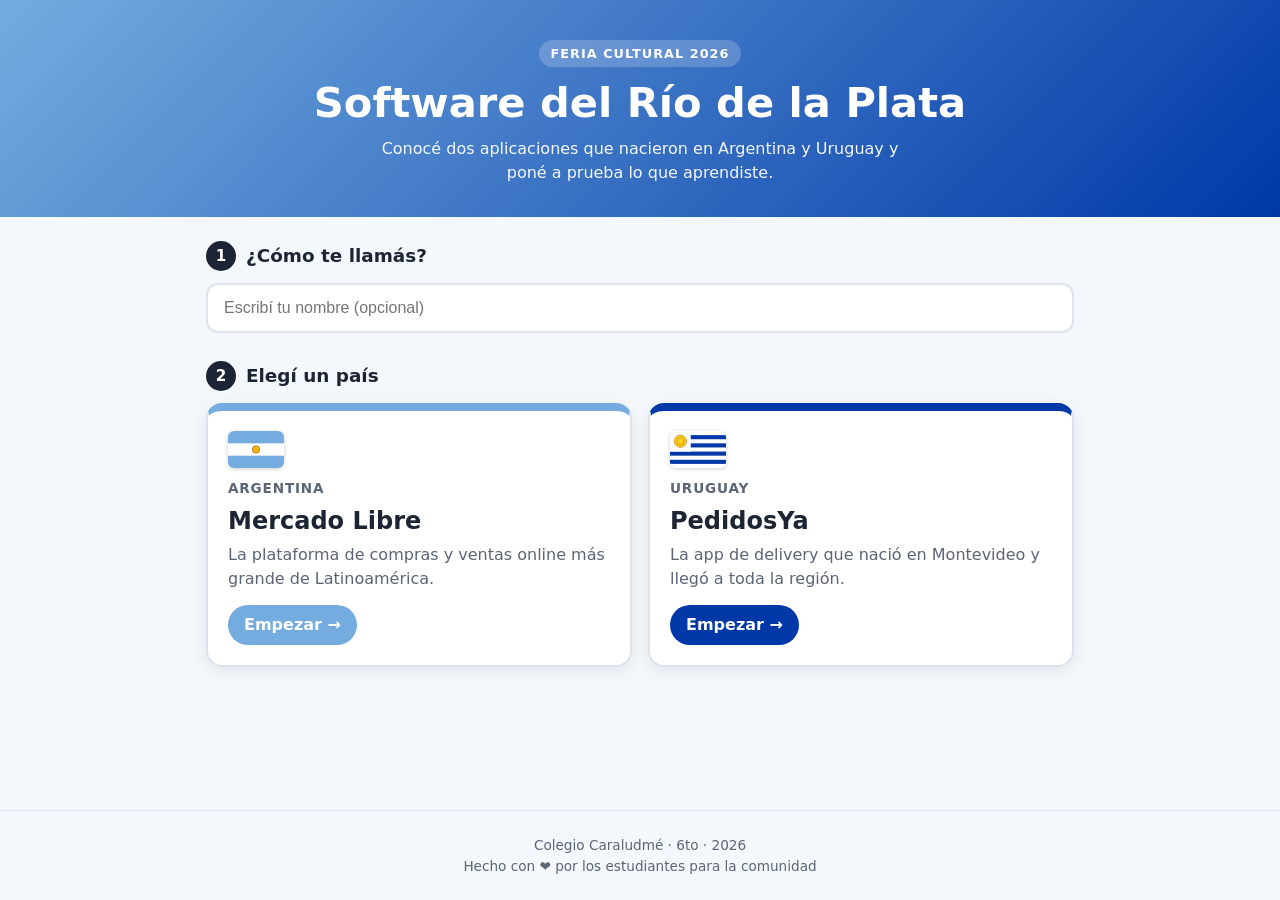
<file: index.html>
<!DOCTYPE html>
<html lang="es">
<head>
  <meta charset="UTF-8">
  <meta name="viewport" content="width=device-width, initial-scale=1.0">
  <title>Software del Río de la Plata</title>
  <link rel="stylesheet" href="css/estilos.css">
</head>
<body>

  <!-- ENCABEZADO -->
  <header class="encabezado">
    <p class="etiqueta">Feria Cultural 2026</p>
    <h1 class="titulo">Software del Río de la Plata</h1>
    <p class="subtitulo">
      Conocé dos aplicaciones que nacieron en Argentina y Uruguay
      y poné a prueba lo que aprendiste.
    </p>
  </header>

  <main class="contenedor">

    <!-- PASO 1: NOMBRE (opcional) -->
    <section class="paso">
      <h2 class="paso-titulo"><span class="numero">1</span> ¿Cómo te llamás?</h2>
      <input type="text" id="nombre" class="campo" placeholder="Escribí tu nombre (opcional)" maxlength="30" autocomplete="off">
    </section>

    <!-- PASO 2: ELEGIR PAÍS -->
    <section class="paso">
      <h2 class="paso-titulo"><span class="numero">2</span> Elegí un país</h2>

      <div class="tarjetas">
        <button class="tarjeta tarjeta-argentina" data-pais="argentina">
          <img src="img/argentina.svg" alt="Bandera de Argentina" class="bandera">
          <span class="pais">Argentina</span>
          <span class="app">Mercado Libre</span>
          <span class="descripcion">La plataforma de compras y ventas online más grande de Latinoamérica.</span>
          <span class="flecha">Empezar →</span>
        </button>

        <button class="tarjeta tarjeta-uruguay" data-pais="uruguay">
          <img src="img/uruguay.svg" alt="Bandera de Uruguay" class="bandera">
          <span class="pais">Uruguay</span>
          <span class="app">PedidosYa</span>
          <span class="descripcion">La app de delivery que nació en Montevideo y llegó a toda la región.</span>
          <span class="flecha">Empezar →</span>
        </button>
      </div>
    </section>

  </main>

  <!-- PIE DE PÁGINA (editar con los datos del curso) -->
  <footer class="pie">
    <p>Colegio Caraludmé · 6to · 2026</p>
    <p>Hecho con ❤️ por los estudiantes para la comunidad</p>
  </footer>

  <script src="js/main.js"></script>
</body>
</html>
</file>
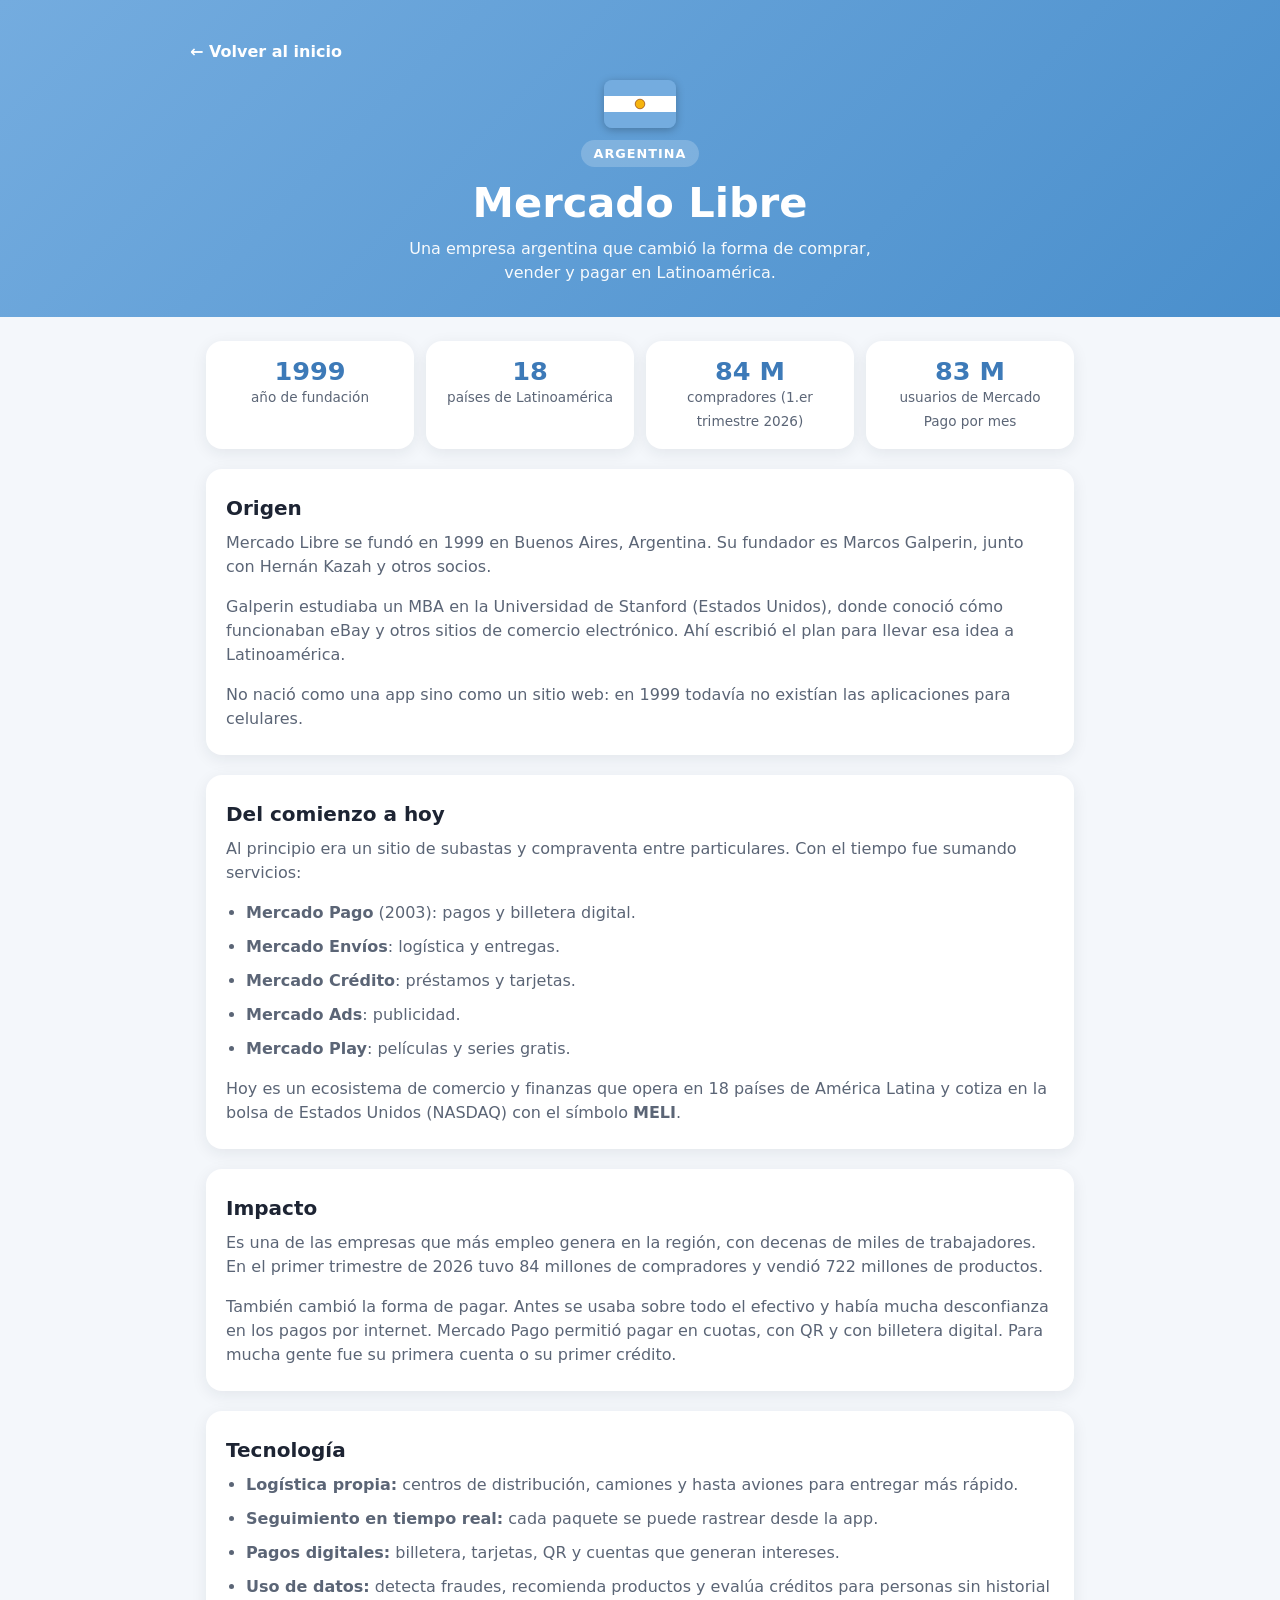
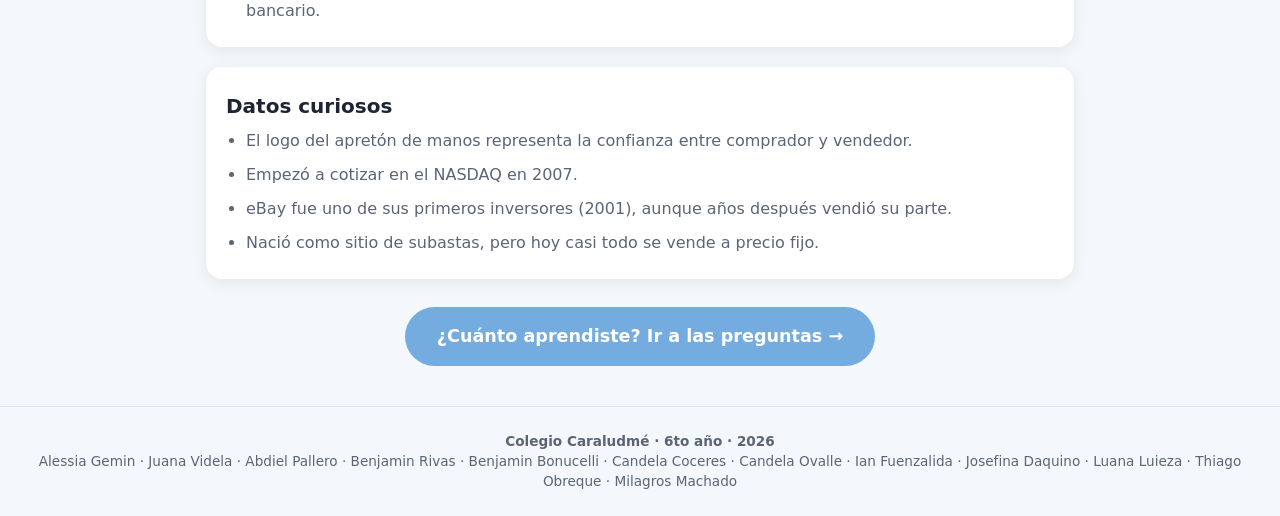
<file: argentina/info.html>
<!DOCTYPE html>
<html lang="es">
<head>
  <meta charset="UTF-8">
  <meta name="viewport" content="width=device-width, initial-scale=1.0">
  <title>Mercado Libre - Argentina</title>
  <link rel="stylesheet" href="../css/estilos.css">
</head>
<body class="pagina-argentina">

  <header class="encabezado encabezado-argentina">
    <a href="../index.html" class="boton-volver">← Volver al inicio</a>
    <img src="../img/argentina.svg" alt="Bandera de Argentina" class="bandera-grande">
    <p class="etiqueta">Argentina</p>
    <h1 class="titulo">Mercado Libre</h1>
    <p class="subtitulo">Una empresa argentina que cambió la forma de comprar, vender y pagar en Latinoamérica.</p>
  </header>

  <main class="contenedor">

    <!-- CIFRAS DESTACADAS -->
    <div class="cifras">
      <div class="cifra"><strong>1999</strong><span>año de fundación</span></div>
      <div class="cifra"><strong>18</strong><span>países de Latinoamérica</span></div>
      <div class="cifra"><strong>84 M</strong><span>compradores (1.er trimestre 2026)</span></div>
      <div class="cifra"><strong>83 M</strong><span>usuarios de Mercado Pago por mes</span></div>
    </div>

    <!-- ORIGEN -->
    <section class="caja">
      <h2>Origen</h2>
      <p>
        Mercado Libre se fundó en 1999 en Buenos Aires, Argentina. Su fundador es
        Marcos Galperin, junto con Hernán Kazah y otros socios.
      </p>
      <p>
        Galperin estudiaba un MBA en la Universidad de Stanford (Estados Unidos), donde
        conoció cómo funcionaban eBay y otros sitios de comercio electrónico. Ahí escribió
        el plan para llevar esa idea a Latinoamérica.
      </p>
      <p>
        No nació como una app sino como un sitio web: en 1999 todavía no existían
        las aplicaciones para celulares.
      </p>
    </section>

    <!-- INICIO Y ACTUALIDAD -->
    <section class="caja">
      <h2>Del comienzo a hoy</h2>
      <p>
        Al principio era un sitio de subastas y compraventa entre particulares.
        Con el tiempo fue sumando servicios:
      </p>
      <ul class="lista">
        <li><strong>Mercado Pago</strong> (2003): pagos y billetera digital.</li>
        <li><strong>Mercado Envíos</strong>: logística y entregas.</li>
        <li><strong>Mercado Crédito</strong>: préstamos y tarjetas.</li>
        <li><strong>Mercado Ads</strong>: publicidad.</li>
        <li><strong>Mercado Play</strong>: películas y series gratis.</li>
      </ul>
      <p style="margin-top: 16px;">
        Hoy es un ecosistema de comercio y finanzas que opera en 18 países de
        América Latina y cotiza en la bolsa de Estados Unidos (NASDAQ) con el símbolo <strong>MELI</strong>.
      </p>
    </section>

    <!-- IMPACTO -->
    <section class="caja">
      <h2>Impacto</h2>
      <p>
        Es una de las empresas que más empleo genera en la región, con decenas de miles
        de trabajadores. En el primer trimestre de 2026 tuvo 84 millones de compradores
        y vendió 722 millones de productos.
      </p>
      <p>
        También cambió la forma de pagar. Antes se usaba sobre todo el efectivo y había
        mucha desconfianza en los pagos por internet. Mercado Pago permitió pagar en cuotas,
        con QR y con billetera digital. Para mucha gente fue su primera cuenta o su primer
        crédito.
      </p>
    </section>

    <!-- TECNOLOGÍA -->
    <section class="caja">
      <h2>Tecnología</h2>
      <ul class="lista">
        <li><strong>Logística propia:</strong> centros de distribución, camiones y hasta aviones para entregar más rápido.</li>
        <li><strong>Seguimiento en tiempo real:</strong> cada paquete se puede rastrear desde la app.</li>
        <li><strong>Pagos digitales:</strong> billetera, tarjetas, QR y cuentas que generan intereses.</li>
        <li><strong>Uso de datos:</strong> detecta fraudes, recomienda productos y evalúa créditos para personas sin historial bancario.</li>
      </ul>
    </section>

    <!-- DATOS CURIOSOS -->
    <section class="caja">
      <h2>Datos curiosos</h2>
      <ul class="lista">
        <li>El logo del apretón de manos representa la confianza entre comprador y vendedor.</li>
        <li>Empezó a cotizar en el NASDAQ en 2007.</li>
        <li>eBay fue uno de sus primeros inversores (2001), aunque años después vendió su parte.</li>
        <li>Nació como sitio de subastas, pero hoy casi todo se vende a precio fijo.</li>
      </ul>
    </section>

    <div class="llamado">
      <a href="preguntas.html" class="boton boton-argentina boton-grande">¿Cuánto aprendiste? Ir a las preguntas →</a>
    </div>

  </main>

  <footer class="pie">
    <p><strong>Colegio Caraludmé · 6to año · 2026</strong></p>
    <p>
      Alessia Gemin · Juana Videla · Abdiel Pallero · Benjamin Rivas · Benjamin Bonucelli ·
      Candela Coceres · Candela Ovalle · Ian Fuenzalida · Josefina Daquino · Luana Luieza ·
      Thiago Obreque · Milagros Machado
    </p>
  </footer>

</body>
</html>
</file>
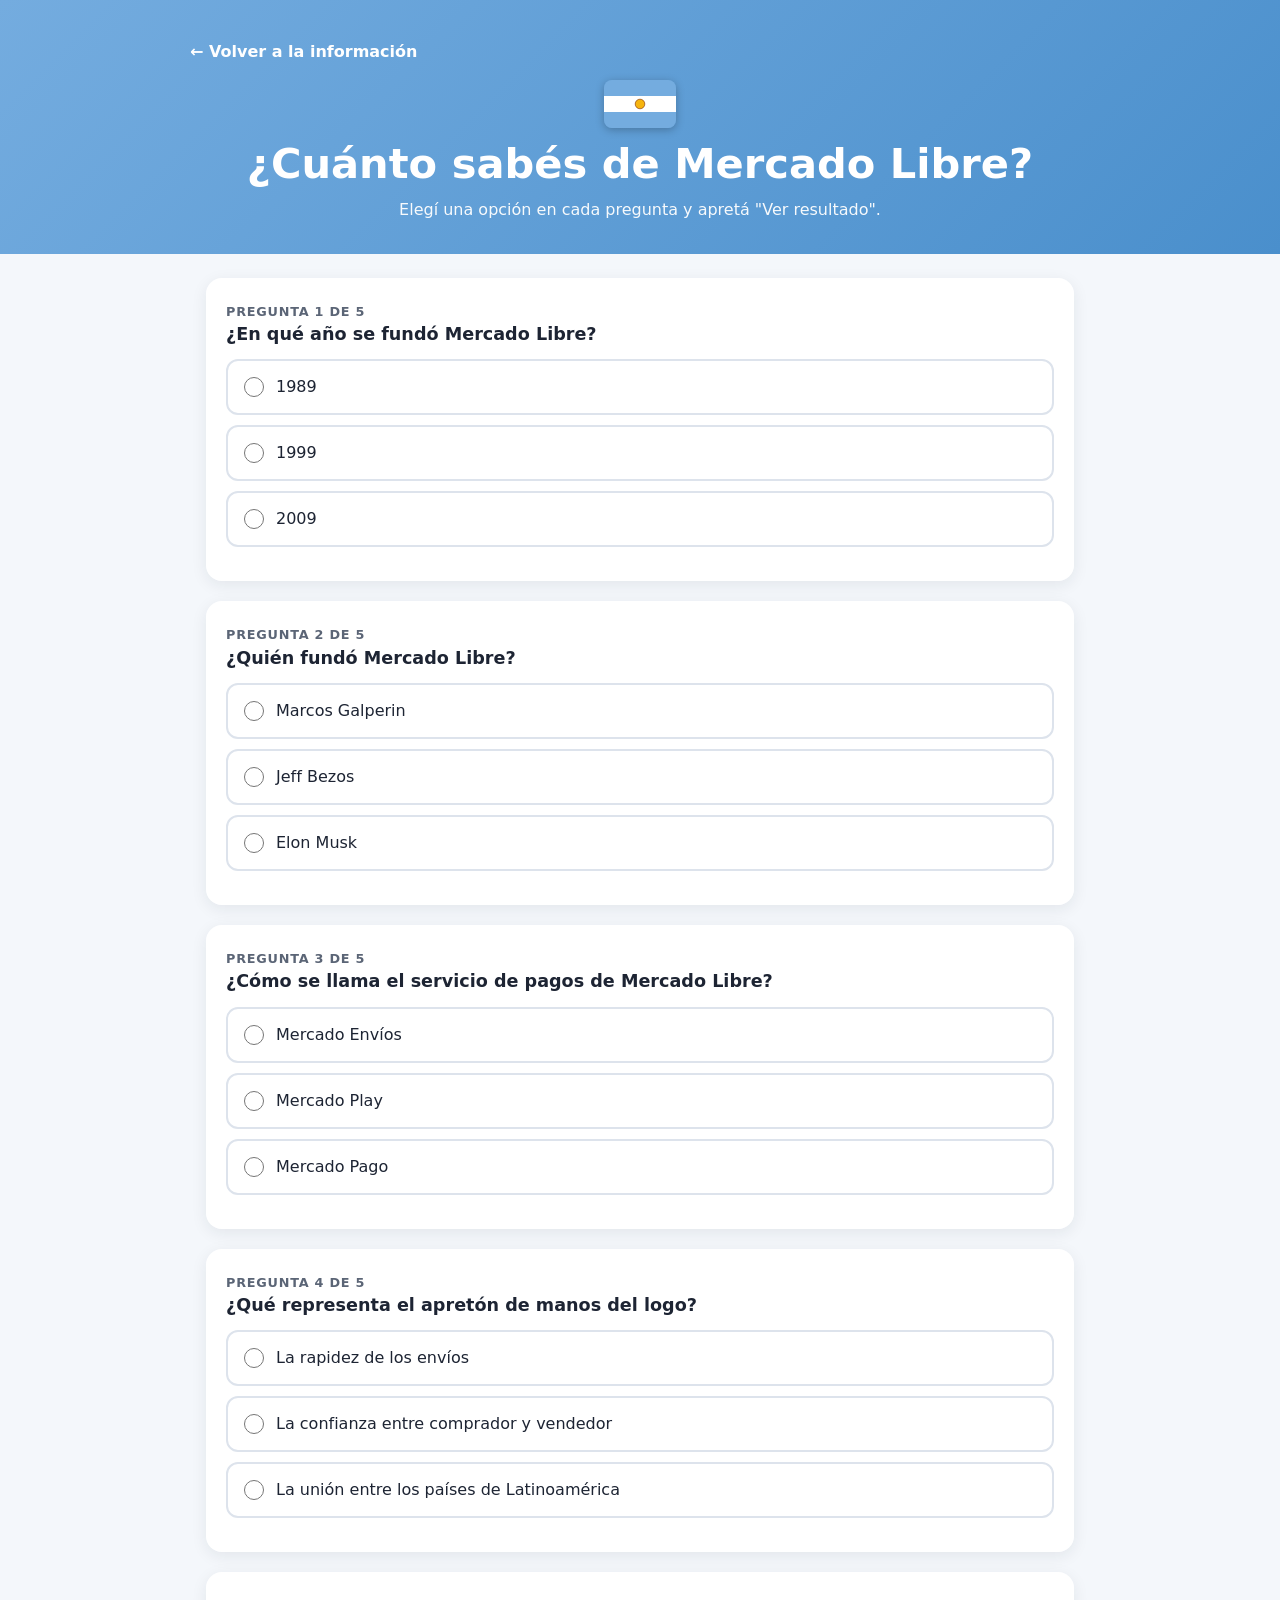
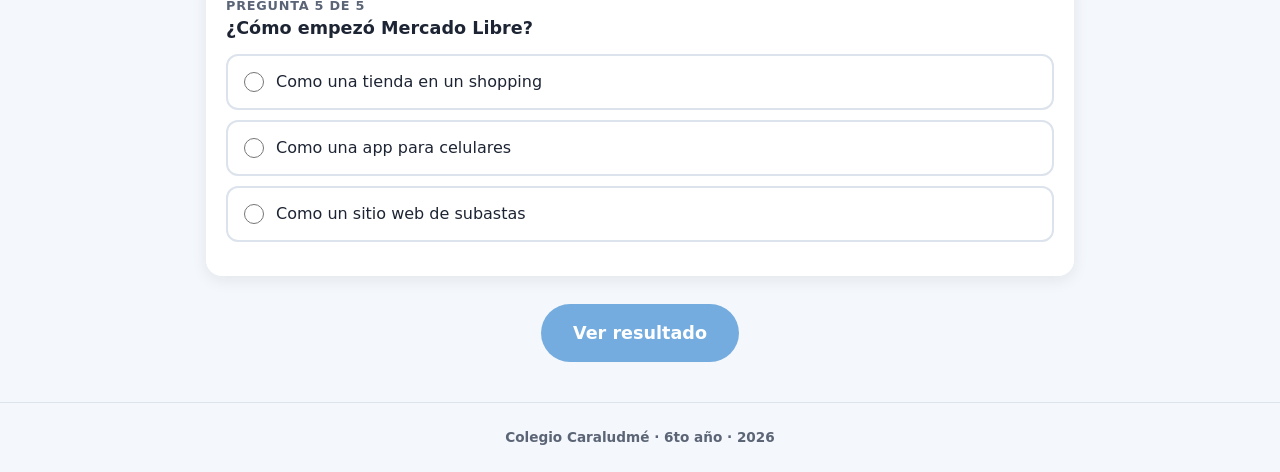
<file: argentina/preguntas.html>
<!DOCTYPE html>
<html lang="es">
<head>
  <meta charset="UTF-8">
  <meta name="viewport" content="width=device-width, initial-scale=1.0">
  <title>Preguntas - Mercado Libre</title>
  <link rel="stylesheet" href="../css/estilos.css">
</head>
<body class="pagina-argentina">

  <header class="encabezado encabezado-argentina">
    <a href="info.html" class="boton-volver">← Volver a la información</a>
    <img src="../img/argentina.svg" alt="Bandera de Argentina" class="bandera-grande">
    <h1 class="titulo">¿Cuánto sabés de Mercado Libre?</h1>
    <p class="subtitulo">Elegí una opción en cada pregunta y apretá "Ver resultado".</p>
  </header>

  <main class="contenedor">

    <!--
      Cada pregunta es un <fieldset>.
      data-correcta = la letra de la opción correcta (a, b o c).
      Todas las opciones de una misma pregunta tienen el mismo "name".
    -->
    <form id="quiz">

      <fieldset class="caja pregunta" data-correcta="b">
        <legend><span class="numero-pregunta">Pregunta 1 de 5</span>¿En qué año se fundó Mercado Libre?</legend>
        <label class="opcion"><input type="radio" name="p1" value="a"> 1989</label>
        <label class="opcion"><input type="radio" name="p1" value="b"> 1999</label>
        <label class="opcion"><input type="radio" name="p1" value="c"> 2009</label>
        <p class="mensaje-pregunta"></p>
      </fieldset>

      <fieldset class="caja pregunta" data-correcta="a">
        <legend><span class="numero-pregunta">Pregunta 2 de 5</span>¿Quién fundó Mercado Libre?</legend>
        <label class="opcion"><input type="radio" name="p2" value="a"> Marcos Galperin</label>
        <label class="opcion"><input type="radio" name="p2" value="b"> Jeff Bezos</label>
        <label class="opcion"><input type="radio" name="p2" value="c"> Elon Musk</label>
        <p class="mensaje-pregunta"></p>
      </fieldset>

      <fieldset class="caja pregunta" data-correcta="c">
        <legend><span class="numero-pregunta">Pregunta 3 de 5</span>¿Cómo se llama el servicio de pagos de Mercado Libre?</legend>
        <label class="opcion"><input type="radio" name="p3" value="a"> Mercado Envíos</label>
        <label class="opcion"><input type="radio" name="p3" value="b"> Mercado Play</label>
        <label class="opcion"><input type="radio" name="p3" value="c"> Mercado Pago</label>
        <p class="mensaje-pregunta"></p>
      </fieldset>

      <fieldset class="caja pregunta" data-correcta="b">
        <legend><span class="numero-pregunta">Pregunta 4 de 5</span>¿Qué representa el apretón de manos del logo?</legend>
        <label class="opcion"><input type="radio" name="p4" value="a"> La rapidez de los envíos</label>
        <label class="opcion"><input type="radio" name="p4" value="b"> La confianza entre comprador y vendedor</label>
        <label class="opcion"><input type="radio" name="p4" value="c"> La unión entre los países de Latinoamérica</label>
        <p class="mensaje-pregunta"></p>
      </fieldset>

      <fieldset class="caja pregunta" data-correcta="c">
        <legend><span class="numero-pregunta">Pregunta 5 de 5</span>¿Cómo empezó Mercado Libre?</legend>
        <label class="opcion"><input type="radio" name="p5" value="a"> Como una tienda en un shopping</label>
        <label class="opcion"><input type="radio" name="p5" value="b"> Como una app para celulares</label>
        <label class="opcion"><input type="radio" name="p5" value="c"> Como un sitio web de subastas</label>
        <p class="mensaje-pregunta"></p>
      </fieldset>

      <p id="aviso" class="aviso oculto"></p>

      <div class="llamado">
        <button type="submit" id="corregir" class="boton boton-argentina boton-grande">Ver resultado</button>
      </div>
    </form>

    <!-- RESULTADO (aparece al corregir) -->
    <section id="resultado" class="caja resultado oculto">
      <h2>Tu resultado</h2>
      <p id="puntaje" class="puntaje"></p>
      <p id="mensaje-final"></p>
      <div class="botones">
        <button type="button" id="reintentar" class="boton boton-claro">Volver a intentar</button>
        <a href="../uruguay/info.html" class="boton boton-uruguay">Conocer PedidosYa</a>
        <a href="../index.html" class="boton">Inicio</a>
      </div>
    </section>

  </main>

  <footer class="pie">
    <p><strong>Colegio Caraludmé · 6to año · 2026</strong></p>
  </footer>

  <script src="../js/quiz.js"></script>
</body>
</html>
</file>
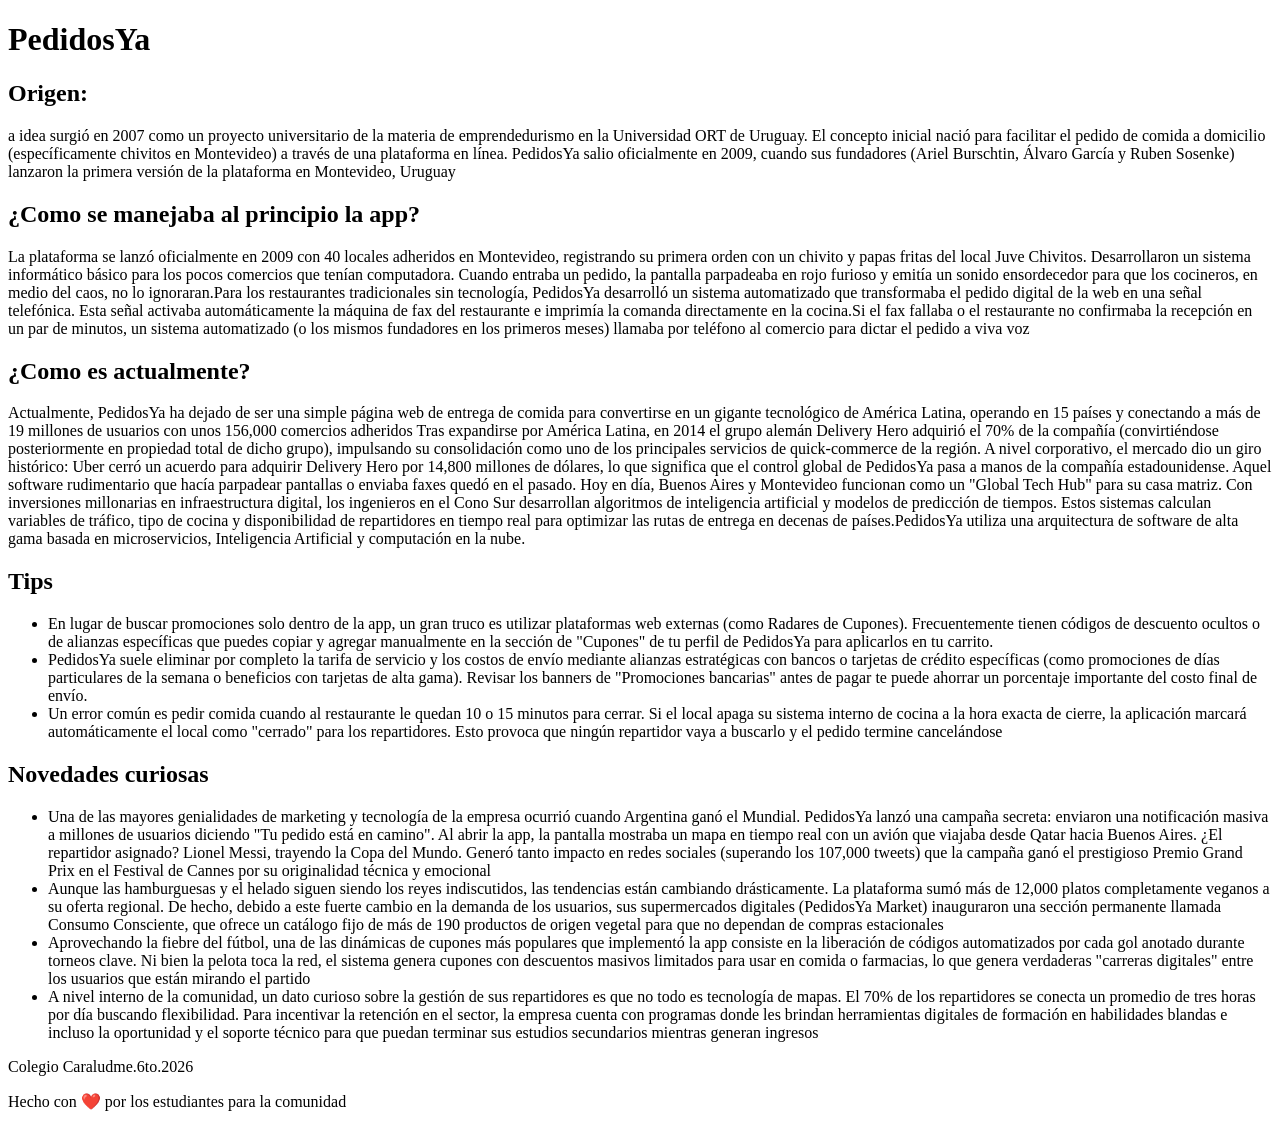
<file: originales-alumnos/paginaUruguay.html>
<!DOCTYPE html>
<html lang="en">
<head>
    <meta charset="UTF-8">
    <meta name="viewport" content="width=device-width, initial-scale=1.0">
    <title>Document</title>
</head>
<body>
    <header>
        <h1>PedidosYa</h1>
    </header>
    <section>
        <div>
            <h2>Origen:</h2>
            <p>a idea surgió en 2007 como un proyecto universitario de la materia de emprendedurismo en la Universidad ORT de Uruguay. El concepto inicial nació para facilitar el pedido de comida a domicilio (específicamente chivitos en Montevideo) a través de una plataforma en línea.
            PedidosYa salio oficialmente en 2009, cuando sus fundadores (Ariel Burschtin, Álvaro García y Ruben Sosenke) lanzaron la primera versión de la plataforma en Montevideo, Uruguay</p>
        </div>
        <div>
            <h2>¿Como se manejaba al principio la app?</h2>
    <p>La plataforma se lanzó oficialmente en 2009 con 40 locales adheridos en Montevideo, registrando su primera orden con un chivito y papas fritas del local Juve Chivitos.
Desarrollaron un sistema informático básico para los pocos comercios que tenían computadora. Cuando entraba un pedido, la pantalla parpadeaba en rojo furioso y emitía un sonido ensordecedor para que los cocineros, en medio del caos, no lo ignoraran.Para los restaurantes tradicionales sin tecnología, PedidosYa desarrolló un sistema automatizado que transformaba el pedido digital de la web en una señal telefónica. Esta señal activaba automáticamente la máquina de fax del restaurante e imprimía la comanda directamente en la cocina.Si el fax fallaba o el restaurante no confirmaba la recepción en un par de minutos, un sistema automatizado (o los mismos fundadores en los primeros meses) llamaba por teléfono al comercio para dictar el pedido a viva voz
</p>
        </div>
        <div>
            <h2>¿Como es actualmente?</h2>
    <p>Actualmente, PedidosYa ha dejado de ser una simple página web de entrega de comida para convertirse en un gigante tecnológico de América Latina, operando en 15 países y conectando a más de 19 millones de usuarios con unos 156,000 comercios adheridos
Tras expandirse por América Latina, en 2014 el grupo alemán Delivery Hero adquirió el 70% de la compañía (convirtiéndose posteriormente en propiedad total de dicho grupo), impulsando su consolidación como uno de los principales servicios de quick-commerce de la región.
A nivel corporativo, el mercado dio un giro histórico: Uber cerró un acuerdo para adquirir Delivery Hero por 14,800 millones de dólares, lo que significa que el control global de PedidosYa pasa a manos de la compañía estadounidense.
Aquel software rudimentario que hacía parpadear pantallas o enviaba faxes quedó en el pasado. Hoy en día, Buenos Aires y Montevideo funcionan como un "Global Tech Hub" para su casa matriz.
Con inversiones millonarias en infraestructura digital, los ingenieros en el Cono Sur desarrollan algoritmos de inteligencia artificial y modelos de predicción de tiempos. Estos sistemas calculan variables de tráfico, tipo de cocina y disponibilidad de repartidores en tiempo real para optimizar las rutas de entrega en decenas de países.PedidosYa utiliza una arquitectura de software de alta gama basada en microservicios, Inteligencia Artificial y computación en la nube.
</p>
        </div>
        <div>
            <h2>Tips</h2>
            <ul>
            <li>En lugar de buscar promociones solo dentro de la app, un gran truco es utilizar plataformas web externas (como Radares de Cupones). Frecuentemente tienen códigos de descuento ocultos o de alianzas específicas que puedes copiar y agregar manualmente en la sección de "Cupones" de tu perfil de PedidosYa para aplicarlos en tu carrito.</li>
            <li>PedidosYa suele eliminar por completo la tarifa de servicio y los costos de envío mediante alianzas estratégicas con bancos o tarjetas de crédito específicas (como promociones de días particulares de la semana o beneficios con tarjetas de alta gama). Revisar los banners de "Promociones bancarias" antes de pagar te puede ahorrar un porcentaje importante del costo final de envío.</li>
            <li>Un error común es pedir comida cuando al restaurante le quedan 10 o 15 minutos para cerrar. Si el local apaga su sistema interno de cocina a la hora exacta de cierre, la aplicación marcará automáticamente el local como "cerrado" para los repartidores. Esto provoca que ningún repartidor vaya a buscarlo y el pedido termine cancelándose</li>
            </ul>
        </div>
        <div>
            <h2>Novedades curiosas</h2>
            <ul>
                <li>Una de las mayores genialidades de marketing y tecnología de la empresa ocurrió cuando Argentina ganó el Mundial. PedidosYa lanzó una campaña secreta: enviaron una notificación masiva a millones de usuarios diciendo "Tu pedido está en camino". Al abrir la app, la pantalla mostraba un mapa en tiempo real con un avión que viajaba desde Qatar hacia Buenos Aires. ¿El repartidor asignado? Lionel Messi, trayendo la Copa del Mundo. Generó tanto impacto en redes sociales (superando los 107,000 tweets) que la campaña ganó el prestigioso Premio Grand Prix en el Festival de Cannes por su originalidad técnica y emocional</li>
                <li>Aunque las hamburguesas y el helado siguen siendo los reyes indiscutidos, las tendencias están cambiando drásticamente. La plataforma sumó más de 12,000 platos completamente veganos a su oferta regional. De hecho, debido a este fuerte cambio en la demanda de los usuarios, sus supermercados digitales (PedidosYa Market) inauguraron una sección permanente llamada Consumo Consciente, que ofrece un catálogo fijo de más de 190 productos de origen vegetal para que no dependan de compras estacionales</li>
                <li>Aprovechando la fiebre del fútbol, una de las dinámicas de cupones más populares que implementó la app consiste en la liberación de códigos automatizados por cada gol anotado durante torneos clave. Ni bien la pelota toca la red, el sistema genera cupones con descuentos masivos limitados para usar en comida o farmacias, lo que genera verdaderas "carreras digitales" entre los usuarios que están mirando el partido</li>
                <li>A nivel interno de la comunidad, un dato curioso sobre la gestión de sus repartidores es que no todo es tecnología de mapas. El 70% de los repartidores se conecta un promedio de tres horas por día buscando flexibilidad. Para incentivar la retención en el sector, la empresa cuenta con programas donde les brindan herramientas digitales de formación en habilidades blandas e incluso la oportunidad y el soporte técnico para que puedan terminar sus estudios secundarios mientras generan ingresos</li>
            </ul>
        </div>
    </section>
   
    <footer>
        <p>Colegio Caraludme.6to.2026</p>
        <p>Hecho con ❤️ por los estudiantes para la comunidad</p>
    </footer>
</body>
</html>
</file>
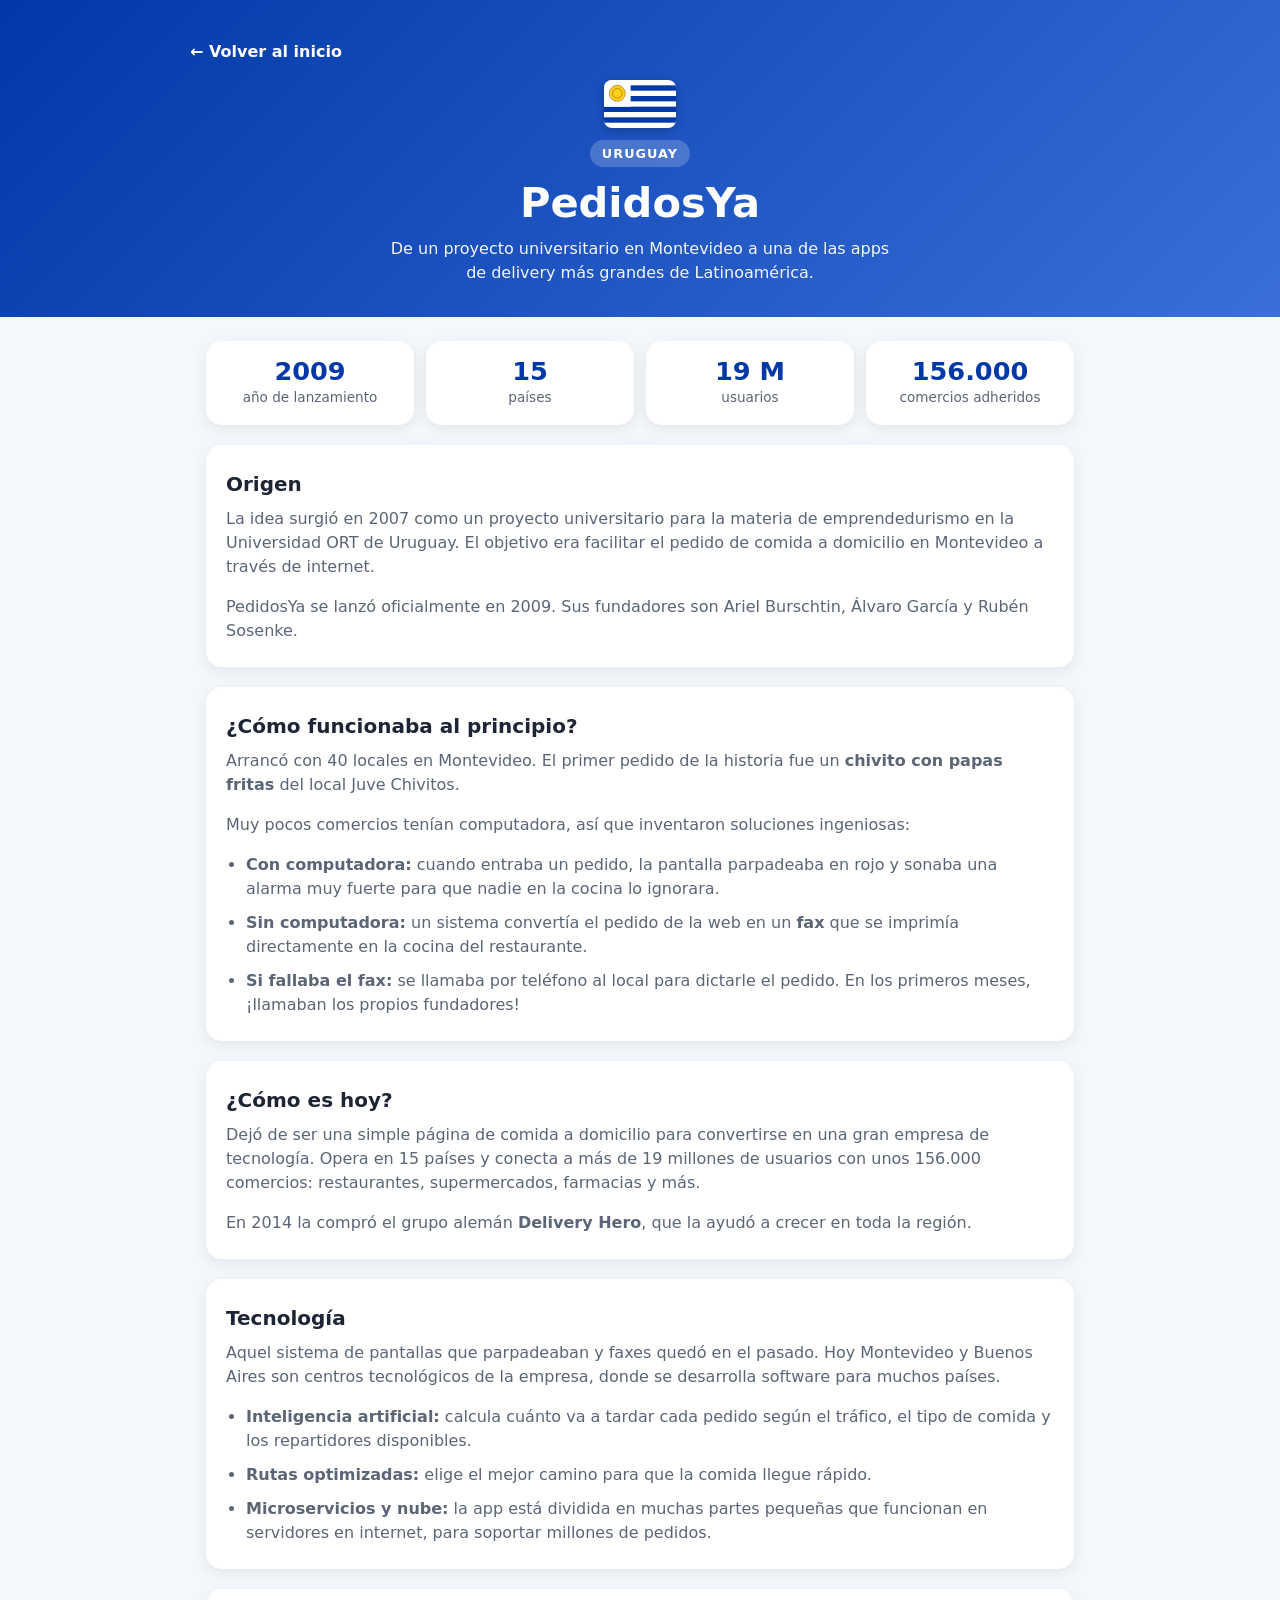
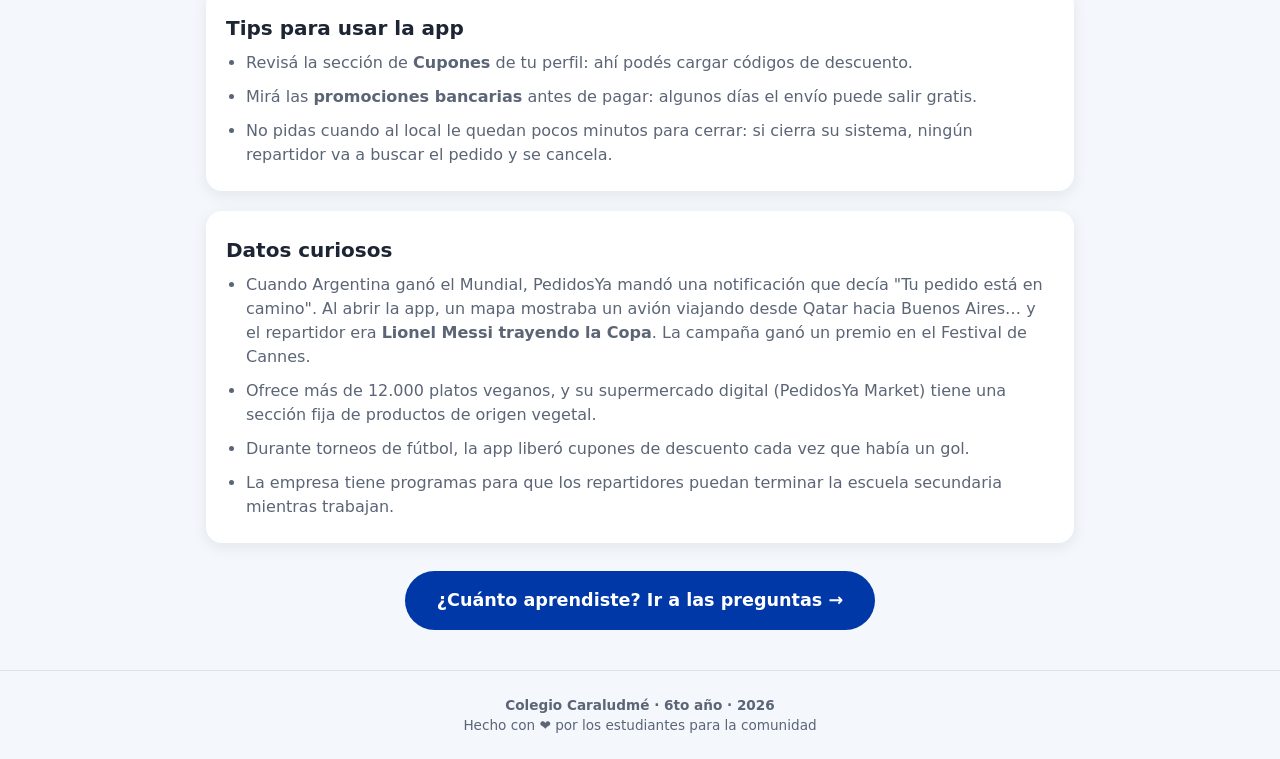
<file: uruguay/info.html>
<!DOCTYPE html>
<html lang="es">
<head>
  <meta charset="UTF-8">
  <meta name="viewport" content="width=device-width, initial-scale=1.0">
  <title>PedidosYa - Uruguay</title>
  <link rel="stylesheet" href="../css/estilos.css">
</head>
<body class="pagina-uruguay">

  <header class="encabezado encabezado-uruguay">
    <a href="../index.html" class="boton-volver">← Volver al inicio</a>
    <img src="../img/uruguay.svg" alt="Bandera de Uruguay" class="bandera-grande">
    <p class="etiqueta">Uruguay</p>
    <h1 class="titulo">PedidosYa</h1>
    <p class="subtitulo">De un proyecto universitario en Montevideo a una de las apps de delivery más grandes de Latinoamérica.</p>
  </header>

  <main class="contenedor">

    <!-- CIFRAS DESTACADAS -->
    <div class="cifras">
      <div class="cifra"><strong>2009</strong><span>año de lanzamiento</span></div>
      <div class="cifra"><strong>15</strong><span>países</span></div>
      <div class="cifra"><strong>19 M</strong><span>usuarios</span></div>
      <div class="cifra"><strong>156.000</strong><span>comercios adheridos</span></div>
    </div>

    <!-- ORIGEN -->
    <section class="caja">
      <h2>Origen</h2>
      <p>
        La idea surgió en 2007 como un proyecto universitario para la materia de
        emprendedurismo en la Universidad ORT de Uruguay. El objetivo era facilitar
        el pedido de comida a domicilio en Montevideo a través de internet.
      </p>
      <p>
        PedidosYa se lanzó oficialmente en 2009. Sus fundadores son
        Ariel Burschtin, Álvaro García y Rubén Sosenke.
      </p>
    </section>

    <!-- AL PRINCIPIO -->
    <section class="caja">
      <h2>¿Cómo funcionaba al principio?</h2>
      <p>
        Arrancó con 40 locales en Montevideo. El primer pedido de la historia fue
        un <strong>chivito con papas fritas</strong> del local Juve Chivitos.
      </p>
      <p>
        Muy pocos comercios tenían computadora, así que inventaron soluciones ingeniosas:
      </p>
      <ul class="lista">
        <li><strong>Con computadora:</strong> cuando entraba un pedido, la pantalla parpadeaba en rojo y sonaba una alarma muy fuerte para que nadie en la cocina lo ignorara.</li>
        <li><strong>Sin computadora:</strong> un sistema convertía el pedido de la web en un <strong>fax</strong> que se imprimía directamente en la cocina del restaurante.</li>
        <li><strong>Si fallaba el fax:</strong> se llamaba por teléfono al local para dictarle el pedido. En los primeros meses, ¡llamaban los propios fundadores!</li>
      </ul>
    </section>

    <!-- ACTUALIDAD -->
    <section class="caja">
      <h2>¿Cómo es hoy?</h2>
      <p>
        Dejó de ser una simple página de comida a domicilio para convertirse en una gran
        empresa de tecnología. Opera en 15 países y conecta a más de 19 millones de usuarios
        con unos 156.000 comercios: restaurantes, supermercados, farmacias y más.
      </p>
      <p>
        En 2014 la compró el grupo alemán <strong>Delivery Hero</strong>, que la ayudó a
        crecer en toda la región.
      </p>
    </section>

    <!-- TECNOLOGÍA -->
    <section class="caja">
      <h2>Tecnología</h2>
      <p>
        Aquel sistema de pantallas que parpadeaban y faxes quedó en el pasado.
        Hoy Montevideo y Buenos Aires son centros tecnológicos de la empresa, donde
        se desarrolla software para muchos países.
      </p>
      <ul class="lista">
        <li><strong>Inteligencia artificial:</strong> calcula cuánto va a tardar cada pedido según el tráfico, el tipo de comida y los repartidores disponibles.</li>
        <li><strong>Rutas optimizadas:</strong> elige el mejor camino para que la comida llegue rápido.</li>
        <li><strong>Microservicios y nube:</strong> la app está dividida en muchas partes pequeñas que funcionan en servidores en internet, para soportar millones de pedidos.</li>
      </ul>
    </section>

    <!-- TIPS -->
    <section class="caja">
      <h2>Tips para usar la app</h2>
      <ul class="lista">
        <li>Revisá la sección de <strong>Cupones</strong> de tu perfil: ahí podés cargar códigos de descuento.</li>
        <li>Mirá las <strong>promociones bancarias</strong> antes de pagar: algunos días el envío puede salir gratis.</li>
        <li>No pidas cuando al local le quedan pocos minutos para cerrar: si cierra su sistema, ningún repartidor va a buscar el pedido y se cancela.</li>
      </ul>
    </section>

    <!-- DATOS CURIOSOS -->
    <section class="caja">
      <h2>Datos curiosos</h2>
      <ul class="lista">
        <li>Cuando Argentina ganó el Mundial, PedidosYa mandó una notificación que decía "Tu pedido está en camino". Al abrir la app, un mapa mostraba un avión viajando desde Qatar hacia Buenos Aires… y el repartidor era <strong>Lionel Messi trayendo la Copa</strong>. La campaña ganó un premio en el Festival de Cannes.</li>
        <li>Ofrece más de 12.000 platos veganos, y su supermercado digital (PedidosYa Market) tiene una sección fija de productos de origen vegetal.</li>
        <li>Durante torneos de fútbol, la app liberó cupones de descuento cada vez que había un gol.</li>
        <li>La empresa tiene programas para que los repartidores puedan terminar la escuela secundaria mientras trabajan.</li>
      </ul>
    </section>

    <div class="llamado">
      <a href="preguntas.html" class="boton boton-uruguay boton-grande">¿Cuánto aprendiste? Ir a las preguntas →</a>
    </div>

  </main>

  <footer class="pie">
    <p><strong>Colegio Caraludmé · 6to año · 2026</strong></p>
    <p>Hecho con ❤️ por los estudiantes para la comunidad</p>
  </footer>

</body>
</html>
</file>
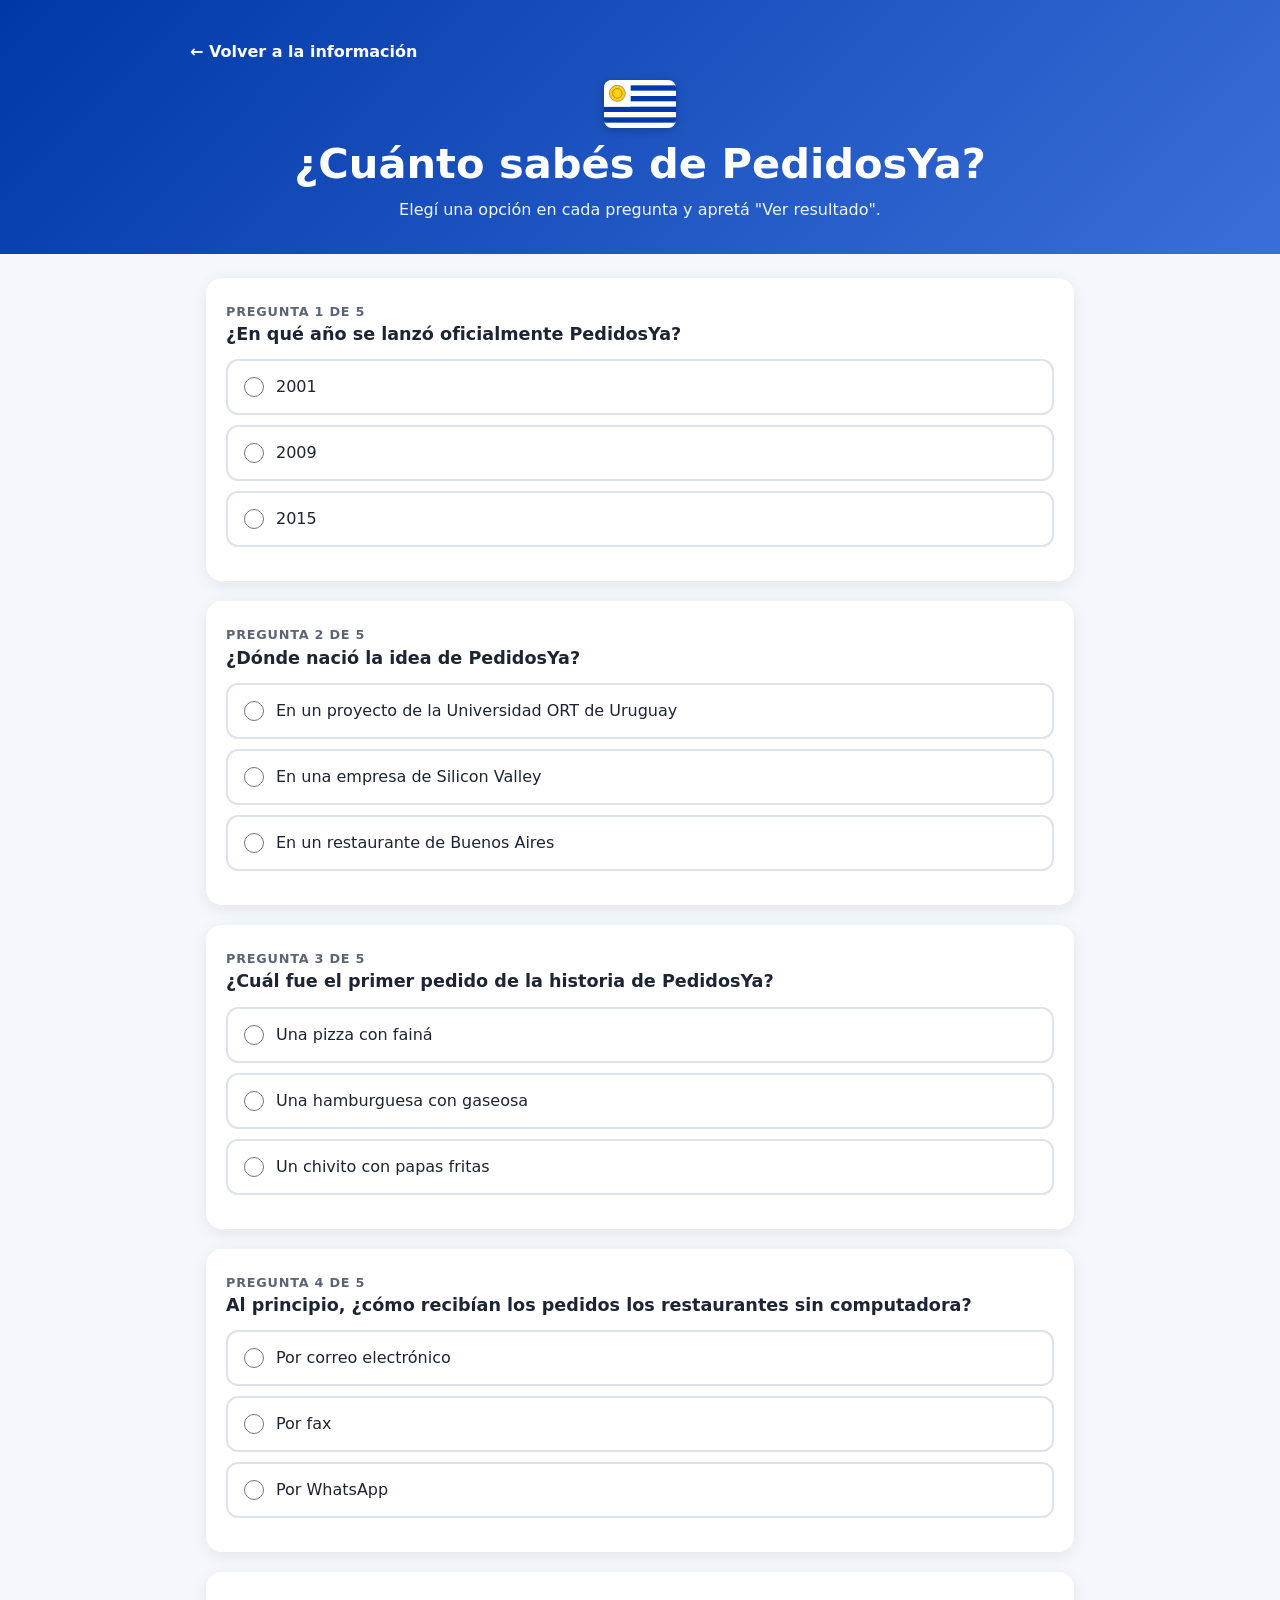
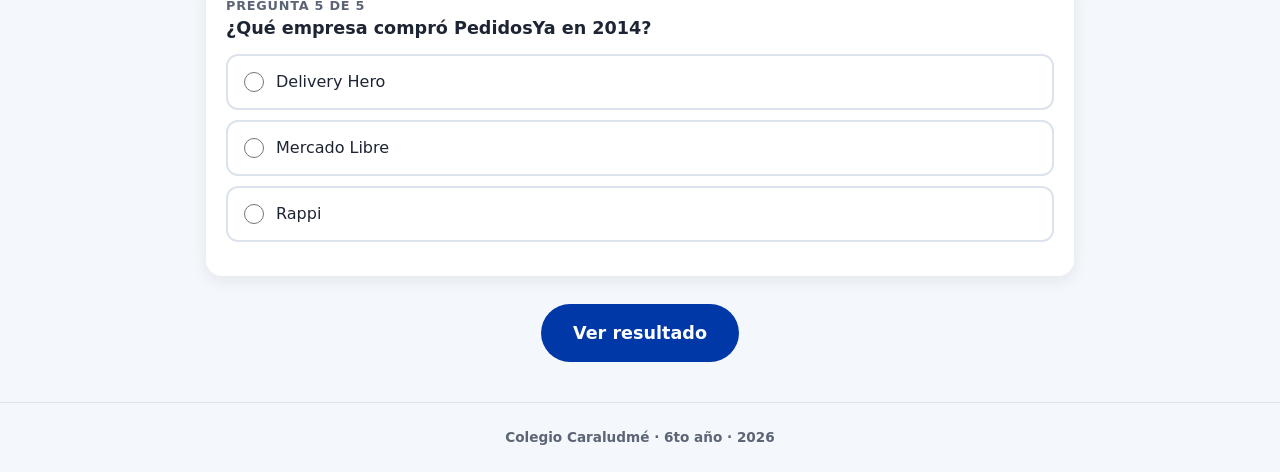
<file: uruguay/preguntas.html>
<!DOCTYPE html>
<html lang="es">
<head>
  <meta charset="UTF-8">
  <meta name="viewport" content="width=device-width, initial-scale=1.0">
  <title>Preguntas - PedidosYa</title>
  <link rel="stylesheet" href="../css/estilos.css">
</head>
<body class="pagina-uruguay">

  <header class="encabezado encabezado-uruguay">
    <a href="info.html" class="boton-volver">← Volver a la información</a>
    <img src="../img/uruguay.svg" alt="Bandera de Uruguay" class="bandera-grande">
    <h1 class="titulo">¿Cuánto sabés de PedidosYa?</h1>
    <p class="subtitulo">Elegí una opción en cada pregunta y apretá "Ver resultado".</p>
  </header>

  <main class="contenedor">

    <!--
      Cada pregunta es un <fieldset>.
      data-correcta = la letra de la opción correcta (a, b o c).
      Todas las opciones de una misma pregunta tienen el mismo "name".
    -->
    <form id="quiz">

      <fieldset class="caja pregunta" data-correcta="b">
        <legend><span class="numero-pregunta">Pregunta 1 de 5</span>¿En qué año se lanzó oficialmente PedidosYa?</legend>
        <label class="opcion"><input type="radio" name="p1" value="a"> 2001</label>
        <label class="opcion"><input type="radio" name="p1" value="b"> 2009</label>
        <label class="opcion"><input type="radio" name="p1" value="c"> 2015</label>
        <p class="mensaje-pregunta"></p>
      </fieldset>

      <fieldset class="caja pregunta" data-correcta="a">
        <legend><span class="numero-pregunta">Pregunta 2 de 5</span>¿Dónde nació la idea de PedidosYa?</legend>
        <label class="opcion"><input type="radio" name="p2" value="a"> En un proyecto de la Universidad ORT de Uruguay</label>
        <label class="opcion"><input type="radio" name="p2" value="b"> En una empresa de Silicon Valley</label>
        <label class="opcion"><input type="radio" name="p2" value="c"> En un restaurante de Buenos Aires</label>
        <p class="mensaje-pregunta"></p>
      </fieldset>

      <fieldset class="caja pregunta" data-correcta="c">
        <legend><span class="numero-pregunta">Pregunta 3 de 5</span>¿Cuál fue el primer pedido de la historia de PedidosYa?</legend>
        <label class="opcion"><input type="radio" name="p3" value="a"> Una pizza con fainá</label>
        <label class="opcion"><input type="radio" name="p3" value="b"> Una hamburguesa con gaseosa</label>
        <label class="opcion"><input type="radio" name="p3" value="c"> Un chivito con papas fritas</label>
        <p class="mensaje-pregunta"></p>
      </fieldset>

      <fieldset class="caja pregunta" data-correcta="b">
        <legend><span class="numero-pregunta">Pregunta 4 de 5</span>Al principio, ¿cómo recibían los pedidos los restaurantes sin computadora?</legend>
        <label class="opcion"><input type="radio" name="p4" value="a"> Por correo electrónico</label>
        <label class="opcion"><input type="radio" name="p4" value="b"> Por fax</label>
        <label class="opcion"><input type="radio" name="p4" value="c"> Por WhatsApp</label>
        <p class="mensaje-pregunta"></p>
      </fieldset>

      <fieldset class="caja pregunta" data-correcta="a">
        <legend><span class="numero-pregunta">Pregunta 5 de 5</span>¿Qué empresa compró PedidosYa en 2014?</legend>
        <label class="opcion"><input type="radio" name="p5" value="a"> Delivery Hero</label>
        <label class="opcion"><input type="radio" name="p5" value="b"> Mercado Libre</label>
        <label class="opcion"><input type="radio" name="p5" value="c"> Rappi</label>
        <p class="mensaje-pregunta"></p>
      </fieldset>

      <p id="aviso" class="aviso oculto"></p>

      <div class="llamado">
        <button type="submit" id="corregir" class="boton boton-uruguay boton-grande">Ver resultado</button>
      </div>
    </form>

    <!-- RESULTADO (aparece al corregir) -->
    <section id="resultado" class="caja resultado oculto">
      <h2>Tu resultado</h2>
      <p id="puntaje" class="puntaje"></p>
      <p id="mensaje-final"></p>
      <div class="botones">
        <button type="button" id="reintentar" class="boton boton-claro">Volver a intentar</button>
        <a href="../argentina/info.html" class="boton boton-argentina">Conocer Mercado Libre</a>
        <a href="../index.html" class="boton">Inicio</a>
      </div>
    </section>

  </main>

  <footer class="pie">
    <p><strong>Colegio Caraludmé · 6to año · 2026</strong></p>
  </footer>

  <script src="../js/quiz.js"></script>
</body>
</html>
</file>
<file: css/estilos.css>
/* =========================================
   ESTILOS COMPARTIDOS - Feria Cultural
   Todas las páginas usan este archivo.
   ========================================= */

/* ---- Variables de colores ---- */
:root {
  --celeste-argentina: #74acdf;
  --amarillo-sol: #f6b40e;
  --azul-uruguay: #0038a8;
  --rojo-pedidosya: #ea004b;
  --amarillo-meli: #ffe600;

  --fondo: #f4f7fb;
  --blanco: #ffffff;
  --texto: #1d2433;
  --texto-suave: #5b6576;
  --borde: #dde3ec;

  --radio: 16px;
  --sombra: 0 4px 16px rgba(29, 36, 51, 0.08);
}

/* ---- Base ---- */
* {
  box-sizing: border-box;
  margin: 0;
  padding: 0;
}

body {
  font-family: system-ui, -apple-system, "Segoe UI", Roboto, Arial, sans-serif;
  background: var(--fondo);
  color: var(--texto);
  line-height: 1.5;
  min-height: 100vh;
  display: flex;
  flex-direction: column;
}

.contenedor {
  width: 100%;
  max-width: 900px;
  margin: 0 auto;
  padding: 24px 16px;
  flex: 1;
}

/* ---- Encabezado ---- */
.encabezado {
  text-align: center;
  padding: 40px 16px 32px;
  color: var(--blanco);
  background: linear-gradient(135deg, var(--celeste-argentina), var(--azul-uruguay));
}

.etiqueta {
  display: inline-block;
  font-size: 0.8rem;
  font-weight: 600;
  letter-spacing: 0.08em;
  text-transform: uppercase;
  background: rgba(255, 255, 255, 0.2);
  padding: 4px 12px;
  border-radius: 999px;
  margin-bottom: 12px;
}

.titulo {
  font-size: clamp(1.7rem, 6vw, 2.6rem);
  line-height: 1.15;
  margin-bottom: 10px;
}

.subtitulo {
  max-width: 520px;
  margin: 0 auto;
  opacity: 0.95;
}

/* ---- Pasos ---- */
.paso {
  margin-bottom: 28px;
}

.paso-titulo {
  display: flex;
  align-items: center;
  gap: 10px;
  font-size: 1.15rem;
  margin-bottom: 12px;
}

.numero {
  display: inline-flex;
  align-items: center;
  justify-content: center;
  width: 30px;
  height: 30px;
  border-radius: 50%;
  background: var(--texto);
  color: var(--blanco);
  font-size: 0.95rem;
}

/* ---- Campo de texto ---- */
.campo {
  width: 100%;
  font-size: 1rem;
  padding: 14px 16px;
  border: 2px solid var(--borde);
  border-radius: 12px;
  background: var(--blanco);
  color: var(--texto);
}

.campo:focus {
  outline: none;
  border-color: var(--celeste-argentina);
}

/* ---- Tarjetas de país ---- */
.tarjetas {
  display: flex;
  flex-direction: column; /* en el celular, una abajo de la otra */
  gap: 16px;
}

.tarjeta {
  flex: 1;
  display: flex;
  flex-direction: column;
  align-items: flex-start;
  gap: 4px;
  text-align: left;
  font: inherit;
  color: var(--texto);
  background: var(--blanco);
  border: 2px solid var(--borde);
  border-top: 8px solid;
  border-radius: var(--radio);
  padding: 20px;
  box-shadow: var(--sombra);
  cursor: pointer;
  transition: transform 0.2s, box-shadow 0.2s;
}

.tarjeta:hover {
  transform: translateY(-4px);
  box-shadow: 0 10px 24px rgba(29, 36, 51, 0.14);
}

.tarjeta-argentina { border-top-color: var(--celeste-argentina); }
.tarjeta-uruguay   { border-top-color: var(--azul-uruguay); }

.bandera { width: 56px; height: auto; border-radius: 6px; box-shadow: 0 1px 4px rgba(0, 0, 0, 0.2); }
.pais { font-size: 0.85rem; font-weight: 600; text-transform: uppercase; letter-spacing: 0.06em; color: var(--texto-suave); margin-top: 6px; }
.app { font-size: 1.5rem; font-weight: 800; }
.descripcion { color: var(--texto-suave); }

.flecha {
  margin-top: 10px;
  font-weight: 700;
  padding: 8px 16px;
  border-radius: 999px;
  color: var(--blanco);
}

.tarjeta-argentina .flecha { background: var(--celeste-argentina); }
.tarjeta-uruguay .flecha   { background: var(--azul-uruguay); }

/* Animación al tocar una tarjeta */
.tarjeta.seleccionada {
  animation: elegir 0.4s ease;
}

@keyframes elegir {
  50%  { transform: scale(0.96); }
  100% { transform: scale(1.02); }
}

/* En pantallas grandes, las tarjetas van una al lado de la otra */
@media (min-width: 700px) {
  .tarjetas { flex-direction: row; }
}

/* ---- Botones reutilizables (para las páginas de los alumnos) ---- */
.boton {
  display: inline-block;
  font: inherit;
  font-weight: 700;
  text-decoration: none;
  color: var(--blanco);
  background: var(--texto);
  border: none;
  border-radius: 999px;
  padding: 12px 24px;
  cursor: pointer;
}

.boton-argentina { background: var(--celeste-argentina); }
.boton-uruguay   { background: var(--azul-uruguay); }

.boton-volver {
  display: inline-block;
  color: var(--texto-suave);
  text-decoration: none;
  font-weight: 600;
  margin-bottom: 16px;
}

/* ---- Caja de contenido genérica ---- */
.caja {
  background: var(--blanco);
  border-radius: var(--radio);
  padding: 24px 20px;
  box-shadow: var(--sombra);
  margin-bottom: 20px;
}

.caja h2 { margin-bottom: 8px; }
.caja p  { margin-bottom: 16px; color: var(--texto-suave); }

/* ---- Pie de página ---- */
.pie {
  text-align: center;
  font-size: 0.85rem;
  color: var(--texto-suave);
  padding: 24px 16px;
  border-top: 1px solid var(--borde);
}

/* =========================================
   PÁGINAS DE CADA PAÍS (información y preguntas)
   ========================================= */

/* Encabezado con el color de cada país */
.encabezado-argentina { background: linear-gradient(135deg, var(--celeste-argentina), #4a8fcc); }
.encabezado-uruguay   { background: linear-gradient(135deg, var(--azul-uruguay), #3a6fd8); }

.encabezado .boton-volver {
  display: block;
  text-align: left;
  color: var(--blanco);
  max-width: 900px;
  margin: 0 auto 16px;
}

.bandera-grande { display: block; width: 72px; height: auto; margin: 0 auto 12px; border-radius: 8px; box-shadow: 0 2px 8px rgba(0, 0, 0, 0.25); }

/* Secciones de información */
.caja h2 {
  font-size: 1.25rem;
  color: var(--texto);
}

.caja p:last-child { margin-bottom: 0; }

.lista {
  padding-left: 20px;
  color: var(--texto-suave);
}

.lista li { margin-bottom: 10px; }
.lista li:last-child { margin-bottom: 0; }

/* Cifras destacadas */
.cifras {
  display: grid;
  grid-template-columns: repeat(2, 1fr); /* 2 columnas en el celular */
  gap: 12px;
  margin-bottom: 20px;
}

.cifra {
  background: var(--blanco);
  border-radius: var(--radio);
  box-shadow: var(--sombra);
  padding: 16px;
  text-align: center;
}

.cifra strong {
  display: block;
  font-size: 1.6rem;
  line-height: 1.1;
}

.cifra span { font-size: 0.85rem; color: var(--texto-suave); }

.pagina-argentina .cifra strong { color: #3d7ab8; }
.pagina-uruguay .cifra strong   { color: var(--azul-uruguay); }

/* Botón grande al final de la página */
.llamado {
  text-align: center;
  padding: 8px 0 16px;
}

.boton-grande {
  font-size: 1.1rem;
  padding: 16px 32px;
}

/* ---- Preguntas ---- */
.pregunta {
  border: none;
  min-width: 0; /* evita que se desborde en celulares */
}

/* float hace que el legend quede adentro de la caja y no sobre el borde */
.pregunta legend {
  float: left;
  width: 100%;
  font-weight: 700;
  font-size: 1.1rem;
  margin-bottom: 12px;
}

.pregunta .opcion { clear: both; }

.pregunta .numero-pregunta {
  display: block;
  font-size: 0.8rem;
  font-weight: 600;
  text-transform: uppercase;
  letter-spacing: 0.06em;
  color: var(--texto-suave);
}

.opcion {
  display: flex;
  align-items: center;
  gap: 12px;
  padding: 14px 16px;
  margin-bottom: 10px;
  border: 2px solid var(--borde);
  border-radius: 12px;
  cursor: pointer;
  transition: border-color 0.2s, background 0.2s;
}

.opcion:last-of-type { margin-bottom: 0; }

.opcion input {
  width: 20px;
  height: 20px;
  flex-shrink: 0;
}

.pagina-argentina .opcion:has(input:checked) { border-color: var(--celeste-argentina); background: #eef6fd; }
.pagina-uruguay .opcion:has(input:checked)   { border-color: var(--azul-uruguay); background: #eef2fb; }

/* Colores después de corregir */
.opcion.correcta   { border-color: #1e9e5a !important; background: #e7f7ee !important; }
.opcion.incorrecta { border-color: #d93a3a !important; background: #fdecec !important; }

.mensaje-pregunta {
  margin-top: 10px;
  font-weight: 600;
}

.mensaje-pregunta.bien { color: #1e9e5a; }
.mensaje-pregunta.mal  { color: #d93a3a; }

.aviso {
  color: #d93a3a;
  font-weight: 600;
  text-align: center;
  margin-bottom: 12px;
}

/* Cuadro del resultado final */
.resultado {
  text-align: center;
  border-top: 8px solid var(--texto);
}

.pagina-argentina .resultado { border-top-color: var(--celeste-argentina); }
.pagina-uruguay .resultado   { border-top-color: var(--azul-uruguay); }

.resultado .puntaje {
  font-size: 3rem;
  font-weight: 800;
  line-height: 1;
  margin: 8px 0;
  color: var(--texto);
}

.resultado .botones {
  display: flex;
  flex-wrap: wrap;
  justify-content: center;
  gap: 10px;
  margin-top: 16px;
}

.boton-claro {
  background: var(--fondo);
  color: var(--texto);
}

.oculto { display: none; }

/* En pantallas grandes, las 4 cifras en una sola fila */
@media (min-width: 700px) {
  .cifras { grid-template-columns: repeat(4, 1fr); }
}
</file>
